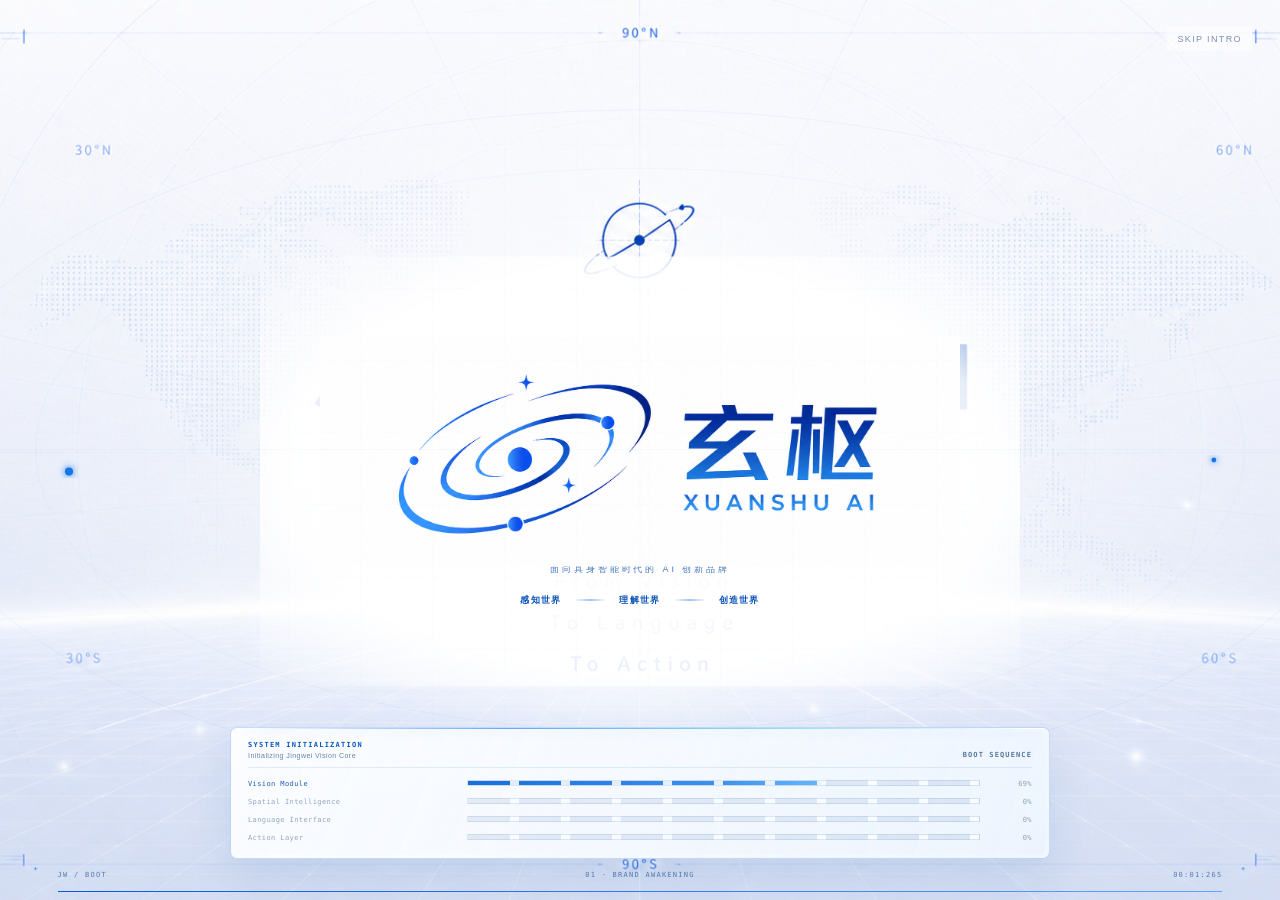
<file: frontend/assets/intro/intro.html>
<!doctype html>
<html lang="zh-CN">
<head>
  <meta charset="utf-8">
  <meta name="viewport" content="width=device-width, initial-scale=1">
  <meta name="color-scheme" content="light">
  <title>Jingwei Vision — System Intro</title>
  <link rel="stylesheet" href="./intro.css">
</head>
<body>
  <main id="intro" class="intro is-preloading" aria-label="Jingwei Vision 启动动画">
    <div class="ambient-grid" aria-hidden="true"></div>
    <div class="latitude latitude--top" aria-hidden="true">90°N</div>
    <div class="latitude latitude--left" aria-hidden="true">180°W</div>
    <div class="latitude latitude--right" aria-hidden="true">180°E</div>
    <div class="latitude latitude--bottom" aria-hidden="true">90°S</div>

    <header class="system-header" aria-label="玄枢 XUANSHU AI">
      <span class="xuanshu-logo xuanshu-logo--header" aria-hidden="true">
        <img src="./images/xuanshu_logo.png" alt="">
      </span>
    </header>

    <section id="scene-stage" class="scene-stage" aria-live="off">
      <figure class="scene is-active" data-scene="0" aria-label="Brand Awakening">
        <img class="scene__ghost" src="./images/scene01_brand.png" alt="">
        <img class="scene__slice scene__slice--full" src="./images/scene01_brand.png" alt="Jingwei 视觉智能场景背景">
        <div class="brand-awakening">
          <div class="brand-awakening__scan" aria-hidden="true"></div>
          <span class="xuanshu-logo xuanshu-logo--hero"><img src="./images/xuanshu_logo.png" alt="玄枢 XUANSHU AI"></span>
          <p>面向具身智能时代的 AI 创新品牌</p>
          <div class="brand-awakening__narrative"><span>感知世界</span><i></i><span>理解世界</span><i></i><span>创造世界</span></div>
        </div>
        <img class="scene__svg" src="./scenes/scene01_brand.svg" alt="">
      </figure>
      <figure class="scene" data-scene="1" aria-label="Vision Perception">
        <img class="scene__ghost" src="./images/scene02_vision.png" alt="">
        <img class="scene__slice scene__slice--s2a" src="./images/scene02_vision.png" alt="相机输入">
        <img class="scene__slice scene__slice--s2b" src="./images/scene02_vision.png" alt="RGB 图像">
        <img class="scene__slice scene__slice--s2c" src="./images/scene02_vision.png" alt="深度信息">
        <img class="scene__slice scene__slice--s2d" src="./images/scene02_vision.png" alt="语义理解">
        <img class="scene__svg" src="./scenes/scene02_vision.svg" alt="">
      </figure>
      <figure class="scene" data-scene="2" aria-label="Spatial Intelligence">
        <img class="scene__ghost" src="./images/scene03_spatial.png" alt="">
        <img class="scene__slice scene__slice--s3a" src="./images/scene03_spatial.png" alt="二维网格">
        <img class="scene__slice scene__slice--s3b" src="./images/scene03_spatial.png" alt="坐标空间">
        <img class="scene__slice scene__slice--s3c" src="./images/scene03_spatial.png" alt="点云">
        <img class="scene__slice scene__slice--s3d" src="./images/scene03_spatial.png" alt="六维位姿">
        <img class="scene__svg" src="./scenes/scene03_spatial.svg" alt="">
      </figure>
      <figure class="scene" data-scene="3" aria-label="Vision Language Action">
        <img class="scene__ghost" src="./images/scene04_vla.png" alt="">
        <img class="scene__slice scene__slice--s4a" src="./images/scene04_vla.png" alt="视觉感知">
        <img class="scene__slice scene__slice--s4b" src="./images/scene04_vla.png" alt="语言理解">
        <img class="scene__slice scene__slice--s4c" src="./images/scene04_vla.png" alt="机器人行动">
        <img class="scene__slice scene__slice--s4d" src="./images/scene04_vla.png" alt="Jingwei Moment 与 Gongshu Robotics 模块">
        <div class="scene04-gongshu-brand">
          <strong>Gongshu Robotics</strong>
          <span>公输 · 具身智能操作平台</span>
        </div>
        <img class="scene__svg" src="./scenes/scene04_vla.svg" alt="">
      </figure>
    </section>

    <div class="scene-index" aria-hidden="true">
      <span>JW / BOOT</span>
      <span id="scene-label">01 · BRAND AWAKENING</span>
      <span id="timecode">00:00:000</span>
    </div>

    <div class="progress" aria-hidden="true"><span></span></div>

    <section id="system-initialization" class="initialization-hud" data-state="preload" aria-label="Jingwei Vision 系统初始化状态">
      <header class="initialization-hud__header">
        <div>
          <span>SYSTEM INITIALIZATION</span>
          <strong id="initialization-message" aria-live="polite">Preparing visual assets · 0/9</strong>
        </div>
        <output id="initialization-state">ASSET CHECK</output>
      </header>
      <div class="initialization-modules">
        <div class="initialization-module is-pending" data-module="vision">
          <span>Vision Module</span>
          <i class="module-track" role="progressbar" aria-label="Vision Module" aria-valuemin="0" aria-valuemax="100" aria-valuenow="0"><b></b></i>
          <output>0%</output>
        </div>
        <div class="initialization-module is-pending" data-module="spatial">
          <span>Spatial Intelligence</span>
          <i class="module-track" role="progressbar" aria-label="Spatial Intelligence" aria-valuemin="0" aria-valuemax="100" aria-valuenow="0"><b></b></i>
          <output>0%</output>
        </div>
        <div class="initialization-module is-pending" data-module="language">
          <span>Language Interface</span>
          <i class="module-track" role="progressbar" aria-label="Language Interface" aria-valuemin="0" aria-valuemax="100" aria-valuenow="0"><b></b></i>
          <output>0%</output>
        </div>
        <div class="initialization-module is-pending" data-module="action">
          <span>Action Layer</span>
          <i class="module-track" role="progressbar" aria-label="Action Layer" aria-valuemin="0" aria-valuemax="100" aria-valuenow="0"><b></b></i>
          <output>0%</output>
        </div>
      </div>
    </section>

    <section class="portal-handoff" aria-label="玄枢 XUANSHU AI Portal">
      <div class="portal-handoff__brand">
        <span class="xuanshu-logo xuanshu-logo--portal"><img src="./images/xuanshu_logo.png" alt="玄枢 XUANSHU AI"></span>
        <div>
          <span class="portal-handoff__eyebrow">XUANSHU AI ECOSYSTEM · SYSTEM READY</span>
          <h1>感知世界 · 理解世界 · 创造世界</h1>
          <p>面向具身智能时代的 AI 创新品牌</p>
        </div>
      </div>
      <div class="portal-handoff__rail" aria-hidden="true"><span></span><i></i><span></span><i></i><span></span></div>
      <div class="portal-handoff__modules">
        <article><span>01 · VISION</span><strong>经纬 Jingwei</strong><small>AI 视觉智能平台</small><p>RGB-D · 目标检测 · 6D Pose · 视觉理解</p></article>
        <article><span>02 · WORLD</span><strong>河图 Hetu</strong><small>世界模型 IP</small><p>World Model · 环境理解 · 空间预测 · 世界模拟</p></article>
        <article><span>03 · ROBOTICS</span><strong>公输 Gongshu</strong><small>Embodied Intelligence Engine</small><p>Grasp · Manipulation · VLA · Embodied AI</p></article>
      </div>
    </section>

    <button id="skip-intro" class="skip-intro" type="button">SKIP INTRO</button>
    <button id="replay-intro" class="replay-intro" type="button">REPLAY INTRO</button>
  </main>
  <script src="./intro.js"></script>
</body>
</html>
</file>
<file: frontend/assets/intro/intro.css>
:root {
  --ink: #09275a;
  --blue: #0759d5;
  --blue-bright: #2f82ff;
  --paper: #f8fbff;
  font-family: Inter, "Segoe UI Variable", "Segoe UI", "Microsoft YaHei UI", sans-serif;
  color: var(--ink);
  background: var(--paper);
}

* { box-sizing: border-box; }
html, body { width: 100%; height: 100%; margin: 0; overflow: hidden; }
body { background: #f8fbff; }
button { font: inherit; }

.intro {
  position: relative;
  width: 100vw;
  height: 100vh;
  min-height: 420px;
  isolation: isolate;
  overflow: hidden;
  background: #f8fbff;
}

.ambient-grid {
  position: absolute;
  z-index: 1;
  inset: 0;
  pointer-events: none;
  opacity: .16;
  background-image:
    linear-gradient(rgba(22,88,190,.09) 1px, transparent 1px),
    linear-gradient(90deg, rgba(22,88,190,.09) 1px, transparent 1px);
  background-size: 72px 72px;
  mask-image: radial-gradient(ellipse at center, #000 0 28%, transparent 78%);
}

.system-header {
  position: absolute;
  z-index: 8;
  top: 2.4vh;
  left: 50%;
  transform: translateX(-50%);
  opacity: .96;
  transition: opacity .25s ease, transform .25s ease;
}

.xuanshu-logo { position: relative; display: block; overflow: hidden; background: #fff; }
.xuanshu-logo img { position: absolute; left: 0; width: 100%; height: auto; max-width: none; }
.xuanshu-logo--header { width: clamp(150px, 12vw, 205px); height: clamp(44px, 3.7vw, 61px); filter: drop-shadow(0 4px 12px rgba(21,76,160,.08)); }
.xuanshu-logo--header img { top: 50%; transform: translateY(-50%); }
.intro[data-scene="0"] .system-header { opacity: 0; transform: translate(-50%, -8px); }

.scene-stage { position: absolute; z-index: 0; inset: 0; transition: opacity .4s ease, filter .4s ease; }
.intro.is-preloading .scene-stage { opacity: .22; filter: blur(8px); }
.intro.is-preloading .brand-awakening, .intro.is-preloading .scene__slice, .intro.is-preloading .scene__svg { opacity: 0; }
.scene {
  position: absolute;
  inset: 0;
  margin: 0;
  opacity: 0;
  visibility: hidden;
  transform: scale(1.018);
  filter: blur(4px);
  overflow: hidden;
  transition: opacity .25s ease, transform .38s cubic-bezier(.2,.7,.2,1), filter .25s ease, visibility 0s linear .4s;
}
.scene.is-active { opacity: 1; visibility: visible; transform: scale(1); filter: none; transition-delay: 0s; }
.scene.is-leaving { opacity: 0; visibility: visible; transform: scale(1.025); filter: blur(4px); }
.scene > img { position: absolute; inset: 0; display: block; width: 100%; height: 100%; object-fit: cover; }

.scene__ghost {
  z-index: 0;
  opacity: .26;
  filter: blur(11px) saturate(.78) brightness(1.14);
  transform: scale(1.028);
}
.scene__slice { z-index: 1; opacity: 0; filter: blur(6px) brightness(1.06); transform: scale(1.018); }
.scene__svg { z-index: 4; pointer-events: none; }

.scene__slice--full { clip-path: inset(0); }
.scene__slice--s2a { clip-path: inset(0 75% 0 0); }
.scene__slice--s2b { clip-path: inset(0 49% 0 23%); }
.scene__slice--s2c { clip-path: inset(0 25% 0 49%); }
.scene__slice--s2d { clip-path: inset(0 0 0 73%); }
.scene__slice--s3a { clip-path: inset(0 75% 0 0); }
.scene__slice--s3b { clip-path: inset(0 51% 0 23%); }
.scene__slice--s3c { clip-path: inset(0 25% 0 48%); }
.scene__slice--s3d { clip-path: inset(0 0 0 72%); }
.scene__slice--s4a { clip-path: inset(0 65% 24% 0); }
.scene__slice--s4b { clip-path: inset(0 33% 24% 32%); }
.scene__slice--s4c { clip-path: inset(0 0 24% 64%); }
.scene__slice--s4d { clip-path: inset(65% 0 0 0); }

.scene04-gongshu-brand {
  position: absolute;
  z-index: 3;
  left: 57.7%;
  top: 70.5%;
  width: 25%;
  min-height: 15.5%;
  padding: 4vh 1.25vw 1.2vh 3.2vw;
  box-sizing: border-box;
  opacity: 1;
  background: linear-gradient(90deg, rgba(247, 251, 255, .995) 0 80%, rgba(247, 251, 255, .92) 88%, rgba(247, 251, 255, 0));
  color: #0a56ba;
  pointer-events: none;
}

.scene04-gongshu-brand strong,
.scene04-gongshu-brand span {
  display: block;
  opacity: 0;
}

.scene04-gongshu-brand strong {
  font-size: clamp(12px, 1.25vw, 22px);
}

.scene04-gongshu-brand span {
  margin-top: .7vh;
  color: #426d9f;
  font-size: clamp(7px, .58vw, 10px);
  letter-spacing: .08em;
}

.intro.is-playing .scene__slice--full { animation: slice-reveal .62s .05s cubic-bezier(.2,.75,.2,1) forwards; }
.intro.is-playing .scene__slice--s2a { animation: slice-reveal .42s 2.50s ease-out forwards; }
.intro.is-playing .scene__slice--s2b { animation: slice-reveal .44s 2.70s ease-out forwards; }
.intro.is-playing .scene__slice--s2c { animation: slice-reveal .44s 2.90s ease-out forwards; }
.intro.is-playing .scene__slice--s2d { animation: slice-reveal .46s 3.10s ease-out forwards; }
.intro.is-playing .scene__slice--s3a { animation: slice-rise .42s 5.00s ease-out forwards; }
.intro.is-playing .scene__slice--s3b { animation: slice-rise .44s 5.20s ease-out forwards; }
.intro.is-playing .scene__slice--s3c { animation: slice-rise .46s 5.40s ease-out forwards; }
.intro.is-playing .scene__slice--s3d { animation: slice-rise .48s 5.60s ease-out forwards; }
.intro.is-playing .scene__slice--s4a { animation: slice-reveal .42s 7.50s ease-out forwards; }
.intro.is-playing .scene__slice--s4b { animation: slice-reveal .44s 7.70s ease-out forwards; }
.intro.is-playing .scene__slice--s4c { animation: slice-reveal .46s 7.90s ease-out forwards; }
.intro.is-playing .scene__slice--s4d { animation: slice-rise .48s 8.10s ease-out forwards; }
.intro.is-playing .scene04-gongshu-brand strong,
.intro.is-playing .scene04-gongshu-brand span { animation: gongshu-brand-reveal .48s 8.10s ease-out forwards; }

.brand-awakening {
  position: absolute;
  z-index: 3;
  left: 50%;
  top: 50%;
  width: min(760px, 60vw);
  height: min(430px, 54vh);
  transform: translate(-50%, -45%) scale(.98);
  display: flex;
  flex-direction: column;
  align-items: center;
  justify-content: center;
  opacity: 0;
  background: radial-gradient(ellipse at center, rgba(255,255,255,.98) 0 48%, rgba(255,255,255,.9) 67%, rgba(255,255,255,0) 100%);
  filter: blur(6px);
}
.intro.is-playing .brand-awakening { animation: brand-focus .72s .15s cubic-bezier(.2,.75,.2,1) forwards; }
.xuanshu-logo--hero { width: min(650px, 50vw); height: min(230px, 28vh); background: transparent; }
.xuanshu-logo--hero img { top: 50%; transform: translateY(-50%); }
.brand-awakening > p { margin: -4px 0 18px; color: #4576b8; font-size: clamp(9px, .7vw, 12px); letter-spacing: .32em; }
.brand-awakening__narrative { display: flex; align-items: center; gap: 13px; color: #0b54b9; font-size: clamp(9px, .72vw, 12px); font-weight: 600; letter-spacing: .14em; }
.brand-awakening__narrative i { width: 32px; height: 1px; background: linear-gradient(90deg, transparent, #3b85e6, transparent); }
.brand-awakening__scan { position: absolute; left: 8%; right: 8%; top: 16%; height: 2px; opacity: 0; background: linear-gradient(90deg, transparent, #2684ff, transparent); box-shadow: 0 0 18px #5a9cff; }
.intro.is-playing .brand-awakening__scan { animation: brand-scan .72s .26s ease-in-out forwards; }

.scene-index {
  position: absolute;
  z-index: 7;
  left: 4.5vw;
  right: 4.5vw;
  bottom: 2.25vh;
  display: flex;
  justify-content: space-between;
  color: rgba(20,72,146,.66);
  font: 500 clamp(7px, .54vw, 10px)/1.2 Consolas, "SFMono-Regular", monospace;
  letter-spacing: .18em;
  transition: opacity .3s ease;
}
.scene-index::before, .scene-index::after { content: "+"; position: absolute; top: -6px; color: var(--blue-bright); }
.scene-index::before { left: -24px; }
.scene-index::after { right: -24px; }
.progress { position: absolute; z-index: 7; bottom: .85vh; left: 4.5vw; right: 4.5vw; height: 1px; overflow: hidden; background: rgba(21,82,175,.12); transition: opacity .3s ease; }
.progress span { display: block; width: 100%; height: 100%; transform: scaleX(0); transform-origin: left; background: linear-gradient(90deg, var(--blue), #63a4ff); box-shadow: 0 0 8px rgba(27,102,228,.45); }
.intro.is-playing .progress span { animation: progress 10s linear forwards; }

.initialization-hud {
  position: absolute;
  z-index: 9;
  left: 50%;
  bottom: 4.6vh;
  width: min(820px, 68vw);
  padding: 13px 17px 14px;
  overflow: hidden;
  border: 1px solid rgba(34, 111, 218, .24);
  border-radius: 7px;
  background:
    linear-gradient(112deg, rgba(255, 255, 255, .78), rgba(239, 247, 255, .57)),
    rgba(246, 251, 255, .62);
  box-shadow:
    0 18px 46px rgba(22, 78, 155, .11),
    inset 0 1px 0 rgba(255, 255, 255, .92),
    inset 0 0 0 4px rgba(255, 255, 255, .18);
  -webkit-backdrop-filter: blur(18px) saturate(1.18);
  backdrop-filter: blur(18px) saturate(1.18);
  transform: translateX(-50%);
  transition: opacity .3s ease, transform .3s ease;
}

.initialization-hud::before {
  content: "";
  position: absolute;
  left: 16px;
  right: 16px;
  top: 0;
  height: 1px;
  background: linear-gradient(90deg, transparent, rgba(43, 132, 247, .72), rgba(64, 199, 220, .58), transparent);
  box-shadow: 0 0 12px rgba(43, 132, 247, .3);
}

.initialization-hud__header {
  display: flex;
  align-items: flex-end;
  justify-content: space-between;
  gap: 20px;
  margin-bottom: 9px;
  padding-bottom: 8px;
  border-bottom: 1px solid rgba(30, 96, 190, .11);
}

.initialization-hud__header > div {
  display: grid;
  gap: 3px;
}

.initialization-hud__header span,
.initialization-hud__header output,
.initialization-module,
.initialization-module output {
  font-family: Consolas, "SFMono-Regular", "Microsoft YaHei UI", monospace;
}

.initialization-hud__header span {
  color: #0b58c2;
  font-size: clamp(7px, .52vw, 9px);
  font-weight: 700;
  letter-spacing: .18em;
}

.initialization-hud__header strong {
  color: #6683a9;
  font-size: clamp(7px, .55vw, 10px);
  font-weight: 500;
  letter-spacing: .06em;
}

.initialization-hud__header output {
  flex: 0 0 auto;
  color: #54769f;
  font-size: clamp(7px, .52vw, 9px);
  font-weight: 700;
  letter-spacing: .16em;
}

.initialization-hud[data-state="ready"] .initialization-hud__header output {
  color: #087e75;
  text-shadow: 0 0 12px rgba(31, 193, 175, .3);
}

.initialization-hud[data-state="warning"] {
  border-color: rgba(200, 130, 30, .32);
}

.initialization-hud[data-state="warning"] .initialization-hud__header output,
.initialization-hud[data-state="warning"] .initialization-hud__header strong {
  color: #a86b13;
}

.initialization-modules {
  display: grid;
  gap: 5px;
}

.initialization-module {
  display: grid;
  grid-template-columns: minmax(150px, 205px) minmax(180px, 1fr) 38px;
  align-items: center;
  gap: 14px;
  min-height: 13px;
  color: #93a7c0;
  font-size: clamp(7px, .55vw, 10px);
  letter-spacing: .055em;
  transition: color .18s ease;
}

.initialization-module > span {
  white-space: nowrap;
}

.module-track {
  position: relative;
  display: block;
  height: 6px;
  overflow: hidden;
  border: 1px solid rgba(43, 103, 180, .13);
  background: repeating-linear-gradient(90deg, rgba(77, 119, 169, .12) 0 8.2%, transparent 8.2% 10%);
}

.module-track::after {
  content: "";
  position: absolute;
  inset: 0;
  z-index: 2;
  background: repeating-linear-gradient(90deg, transparent 0 8.2%, rgba(248, 251, 255, .9) 8.2% 10%);
  pointer-events: none;
}

.module-track b {
  position: absolute;
  inset: 0 auto 0 0;
  z-index: 1;
  width: 0;
  background: linear-gradient(90deg, #176fdc, #3d91f2 72%, #67b7ff);
  box-shadow: 0 0 9px rgba(36, 125, 233, .32);
  transition: width 80ms linear;
}

.initialization-module output {
  color: #8ba1bb;
  font-size: inherit;
  text-align: right;
}

.initialization-module.is-active,
.initialization-module.is-complete {
  color: #215fAD;
}

.initialization-module.is-complete .module-track b {
  background: linear-gradient(90deg, #0f6edc, #3a91ef 74%, #46c7be);
}

.initialization-module.is-complete output {
  color: #0b68ca;
}

.latitude { display: none; }
.skip-intro, .replay-intro { position: absolute; z-index: 12; right: 2.2vw; top: 3vh; padding: 7px 10px; border: 0; color: rgba(16,57,119,.55); background: rgba(255,255,255,.46); font-size: 9px; letter-spacing: .15em; cursor: pointer; }
.skip-intro:hover, .replay-intro:hover { color: var(--blue); }
.replay-intro { display: none; }

.portal-handoff {
  position: absolute;
  z-index: 10;
  inset: 0;
  display: flex;
  flex-direction: column;
  align-items: center;
  justify-content: center;
  opacity: 0;
  visibility: hidden;
  transform: translateY(12px);
  background:
    radial-gradient(ellipse at 50% 30%, rgba(255,255,255,.96), rgba(246,250,255,.95) 52%, rgba(232,242,255,.98)),
    #f7fbff;
  transition: opacity .55s ease, transform .62s cubic-bezier(.2,.8,.2,1), visibility 0s linear .62s;
}
.portal-handoff::before { content: ""; position: absolute; inset: 0; opacity: .3; background-image: linear-gradient(rgba(27,94,195,.07) 1px, transparent 1px), linear-gradient(90deg, rgba(27,94,195,.07) 1px, transparent 1px); background-size: 70px 70px; mask-image: radial-gradient(ellipse at center, black, transparent 78%); }
.portal-handoff__brand { position: relative; z-index: 1; display: flex; align-items: center; gap: clamp(26px, 4vw, 72px); width: min(1180px, 84vw); }
.xuanshu-logo--portal { flex: 0 0 auto; width: clamp(280px, 26vw, 420px); height: clamp(92px, 9vw, 145px); background: transparent; }
.xuanshu-logo--portal img { top: 50%; transform: translateY(-50%); }
.portal-handoff__brand > div { padding-left: clamp(25px, 3vw, 48px); border-left: 1px solid rgba(16,87,195,.22); text-align: left; }
.portal-handoff__eyebrow { color: #3670bc; font: 500 clamp(8px, .65vw, 11px)/1.3 Consolas, monospace; letter-spacing: .2em; }
.portal-handoff h1 { margin: 14px 0 10px; color: #074db8; font-size: clamp(19px, 2vw, 32px); font-weight: 580; letter-spacing: .13em; }
.portal-handoff__brand p { margin: 0; color: #6a84a8; font-size: clamp(9px, .72vw, 12px); letter-spacing: .14em; }
.portal-handoff__rail { position: relative; z-index: 1; display: flex; align-items: center; width: min(900px, 67vw); margin: 4.4vh 0 2.7vh; }
.portal-handoff__rail span { width: 7px; height: 7px; border: 1px solid #2377df; border-radius: 50%; background: #fff; box-shadow: 0 0 10px rgba(27,109,226,.35); }
.portal-handoff__rail i { flex: 1; height: 1px; background: linear-gradient(90deg, #4a92ed, rgba(74,146,237,.25), #4a92ed); }
.portal-handoff__modules { position: relative; z-index: 1; display: grid; grid-template-columns: repeat(3, minmax(220px, 1fr)); gap: clamp(12px, 1.4vw, 22px); width: min(1180px, 86vw); }
.portal-handoff__modules article { position: relative; min-height: 156px; padding: 24px 25px 21px; overflow: hidden; border: 1px solid rgba(18,91,199,.18); border-radius: 5px; background: rgba(255,255,255,.76); box-shadow: 0 18px 52px rgba(24,86,174,.08); text-align: left; }
.portal-handoff__modules article::after { content: ""; position: absolute; right: -25px; bottom: -42px; width: 120px; height: 120px; border: 1px solid rgba(31,112,222,.12); border-radius: 50%; box-shadow: 0 0 0 18px rgba(31,112,222,.035), 0 0 0 36px rgba(31,112,222,.02); }
.portal-handoff__modules span { display: block; margin-bottom: 14px; color: #6e94c8; font: 500 9px/1 Consolas, monospace; letter-spacing: .13em; }
.portal-handoff__modules strong { display: block; color: #0d4eaa; font-size: clamp(16px, 1.35vw, 22px); font-weight: 620; }
.portal-handoff__modules small { display: block; margin-top: 5px; color: #5377a5; font-size: 10px; letter-spacing: .08em; }
.portal-handoff__modules p { margin: 18px 0 0; color: #7b8fae; font: 500 9px/1.7 Consolas, "Microsoft YaHei UI", sans-serif; letter-spacing: .04em; }

.intro.is-complete .scene-stage, .intro.is-complete .system-header, .intro.is-complete .scene-index, .intro.is-complete .progress, .intro.is-complete .initialization-hud, .intro.is-complete .skip-intro { opacity: 0; pointer-events: none; }
.intro.is-complete .portal-handoff { opacity: 1; visibility: visible; transform: translateY(0); transition-delay: .08s; }
.intro.is-complete .replay-intro { display: block; }

@keyframes progress { to { transform: scaleX(1); } }
@keyframes slice-reveal { 0% { opacity: 0; filter: blur(9px) brightness(1.2); transform: scale(1.025) translateX(-8px); } 100% { opacity: 1; filter: none; transform: scale(1) translateX(0); } }
@keyframes slice-rise { 0% { opacity: 0; filter: blur(8px) brightness(1.15); transform: scale(1.015) translateY(14px); } 100% { opacity: 1; filter: none; transform: scale(1) translateY(0); } }
@keyframes brand-focus { from { opacity: 0; filter: blur(10px); transform: translate(-50%, -45%) scale(.965); } to { opacity: 1; filter: blur(0); transform: translate(-50%, -45%) scale(1); } }
@keyframes brand-scan { 0% { top: 16%; opacity: 0; } 15% { opacity: .9; } 80% { opacity: .8; } 100% { top: 82%; opacity: 0; } }
@keyframes gongshu-brand-reveal { from { opacity: 0; filter: blur(5px); transform: translateY(8px); } to { opacity: 1; filter: none; transform: translateY(0); } }

@media (max-aspect-ratio: 4/3) {
  .brand-awakening { width: 78vw; }
  .xuanshu-logo--hero { width: 67vw; }
  .portal-handoff__brand { gap: 18px; }
  .portal-handoff__modules { grid-template-columns: repeat(3, minmax(0, 1fr)); }
}

@media (max-height: 720px) {
  .initialization-hud {
    bottom: 4.2vh;
    width: min(760px, 68vw);
    padding: 10px 14px 11px;
  }

  .initialization-hud__header {
    margin-bottom: 6px;
    padding-bottom: 6px;
  }

  .initialization-modules {
    gap: 3px;
  }

  .initialization-module {
    grid-template-columns: minmax(135px, 185px) minmax(160px, 1fr) 34px;
    min-height: 11px;
  }
}

@media (max-width: 760px) {
  .initialization-hud {
    bottom: 5.2vh;
    width: calc(100vw - 24px);
  }

  .initialization-module {
    grid-template-columns: 120px minmax(90px, 1fr) 32px;
    gap: 8px;
  }
}

@media (prefers-reduced-motion: reduce) {
  .scene, .portal-handoff, .brand-awakening, .scene__slice, .initialization-hud, .module-track b { animation-duration: .01ms !important; transition-duration: .01ms !important; }
}
</file>
